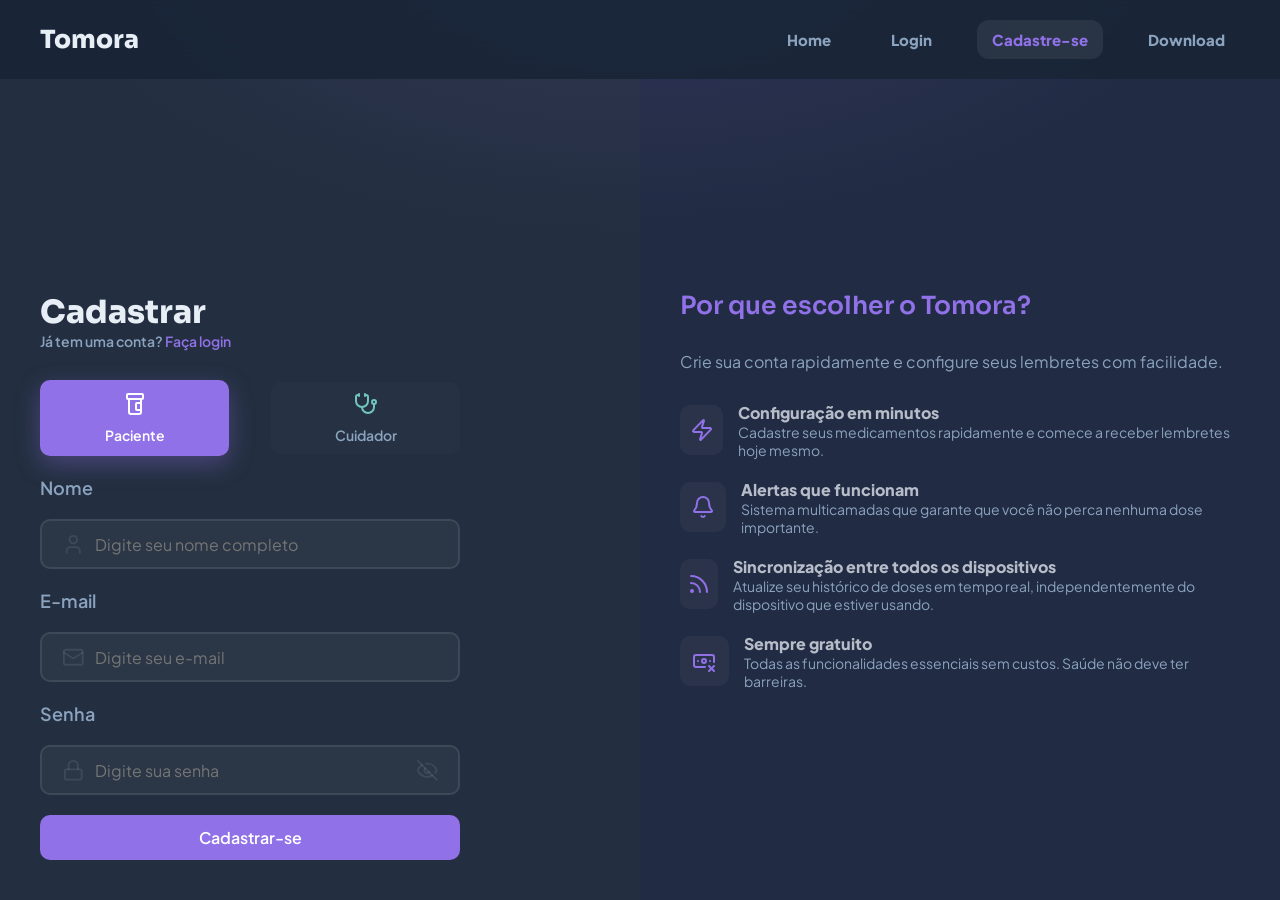
<file: pages/cadastro/cadastro.html>
<!DOCTYPE html>
<html lang="pt-br">

<head>
    <meta charset="UTF-8">
    <meta name="viewport" content="width=device-width, initial-scale=1.0">
    <title>Tomora | Cadastro</title>

    <link rel="shortcut icon" href="../../assets/logo.png">

    <link rel="stylesheet" href="../../css/cadastro.css">

    <script type="text/javascript" src="../../js/cadastro.js" defer></script>

    <!--Fonte Sora-->
    <link rel="preconnect" href="https://fonts.googleapis.com">
    <link rel="preconnect" href="https://fonts.gstatic.com" crossorigin>
    <link href="https://fonts.googleapis.com/css2?family=Sora:wght@100..800&display=swap" rel="stylesheet">

    <!--Fonte Plus Jakarta Sans-->
    <link rel="preconnect" href="https://fonts.googleapis.com">
    <link rel="preconnect" href="https://fonts.gstatic.com" crossorigin>
    <link href="https://fonts.googleapis.com/css2?family=Plus+Jakarta+Sans:ital,wght@0,200..800;1,200..800&display=swap"
        rel="stylesheet">
</head>

<body>
    <header>
        <h1>Tomora</h1>
        <ul class="nav-menu">
            <li class="menu-item"><a href="../../index.html">Home</a></li>
            <li class="menu-item"><a href="../login/login.html">Login</a></li>
            <li class="menu-item active"><a href="cadastro.html">Cadastre-se</a></li>
            <li class="menu-item"><a href="../download/download.html">Download</a></li>
        </ul>
    </header>
    <main>
        <section class="cadastro-section">
            <h2>Cadastrar</h2>
            <p>Já tem uma conta? <a href="../login/login.html">Faça login</a></p>
            <form class="cadastro-form" autocomplete="off">
                <div class="tipos-conta">
                    <div id="tipo-medicado" class="tipo-conta active" onclick="selectAccountType(this, 'medicado')">
                        <svg xmlns="http://www.w3.org/2000/svg" width="24" height="24" viewBox="0 0 24 24" fill="none"
                            stroke="currentColor" stroke-width="2" stroke-linecap="round" stroke-linejoin="round"
                            class="lucide lucide-pill-bottle-icon lucide-pill-bottle">
                            <path d="M18 11h-4a1 1 0 0 0-1 1v5a1 1 0 0 0 1 1h4" />
                            <path d="M6 7v13a2 2 0 0 0 2 2h8a2 2 0 0 0 2-2V7" />
                            <rect width="16" height="5" x="4" y="2" rx="1" />
                        </svg>
                        <h3>Paciente</h3>
                    </div>
                    <div id="tipo-auxiliar" class="tipo-conta inactive" onclick="selectAccountType(this, 'auxiliar')">
                        <svg xmlns="http://www.w3.org/2000/svg" width="24" height="24" viewBox="0 0 24 24" fill="none"
                            stroke="currentColor" stroke-width="2" stroke-linecap="round" stroke-linejoin="round"
                            class="lucide lucide-stethoscope-icon lucide-stethoscope">
                            <path d="M11 2v2" />
                            <path d="M5 2v2" />
                            <path d="M5 3H4a2 2 0 0 0-2 2v4a6 6 0 0 0 12 0V5a2 2 0 0 0-2-2h-1" />
                            <path d="M8 15a6 6 0 0 0 12 0v-3" />
                            <circle cx="20" cy="10" r="2" />
                        </svg>
                        <h3>Cuidador</h3>
                    </div>
                </div>
                <h3 class="label">Nome</h3>
                <div class="input-container">
                    <svg xmlns="http://www.w3.org/2000/svg" width="24" height="24" viewBox="0 0 24 24" fill="none"
                        stroke="currentColor" stroke-width="2" stroke-linecap="round" stroke-linejoin="round"
                        class="lucide lucide-user-icon lucide-user">
                        <path d="M19 21v-2a4 4 0 0 0-4-4H9a4 4 0 0 0-4 4v2" />
                        <circle cx="12" cy="7" r="4" />
                    </svg>
                    <input id="input-name" type="text" placeholder="Digite seu nome completo">
                </div>
                <h3 class="label">E-mail</h3>
                <div class="input-container">
                    <svg xmlns="http://www.w3.org/2000/svg" width="24" height="24" viewBox="0 0 24 24" fill="none"
                        stroke="currentColor" stroke-width="2" stroke-linecap="round" stroke-linejoin="round"
                        class="lucide lucide-mail-icon lucide-mail">
                        <path d="m22 7-8.991 5.727a2 2 0 0 1-2.009 0L2 7" />
                        <rect x="2" y="4" width="20" height="16" rx="2" />
                    </svg>
                    <input id="input-email" type="text" placeholder="Digite seu e-mail">
                </div>
                <h3 class="label">Senha</h3>
                <div class="input-container">
                    <svg xmlns="http://www.w3.org/2000/svg" width="24" height="24" viewBox="0 0 24 24" fill="none"
                        stroke="currentColor" stroke-width="2" stroke-linecap="round" stroke-linejoin="round"
                        class="lucide lucide-lock-icon lucide-lock">
                        <rect width="18" height="11" x="3" y="11" rx="2" ry="2" />
                        <path d="M7 11V7a5 5 0 0 1 10 0v4" />
                    </svg>
                    <input id="input-password" type="password" placeholder="Digite sua senha">
                    <svg id="password-toggle" onclick="setPasswordVisibility(this)" xmlns="http://www.w3.org/2000/svg"
                        width="24" height="24" viewBox="0 0 24 24" fill="none" stroke="currentColor" stroke-width="2"
                        stroke-linecap="round" stroke-linejoin="round"
                        class="lucide lucide-eye-off-icon lucide-eye-off">
                        <path
                            d="M10.733 5.076a10.744 10.744 0 0 1 11.205 6.575 1 1 0 0 1 0 .696 10.747 10.747 0 0 1-1.444 2.49" />
                        <path d="M14.084 14.158a3 3 0 0 1-4.242-4.242" />
                        <path
                            d="M17.479 17.499a10.75 10.75 0 0 1-15.417-5.151 1 1 0 0 1 0-.696 10.75 10.75 0 0 1 4.446-5.143" />
                        <path d="m2 2 20 20" />
                    </svg>
                </div>
                <button type="button" onclick="cadastro()">Cadastrar-se</button>
                <div class="form-status">
                    <p class="alert-field"></p>
                    <div class="loader"></div>
                </div>
            </form>
        </section>
        <section class="info-section">
            <h2>Por que escolher o Tomora?</h2>
            <p>Crie sua conta rapidamente e configure seus lembretes com facilidade.</p>
            <ul>
                <li>
                    <div class="icon-container">
                        <svg xmlns="http://www.w3.org/2000/svg" width="24" height="24" viewBox="0 0 24 24" fill="none"
                            stroke="currentColor" stroke-width="2" stroke-linecap="round" stroke-linejoin="round"
                            class="lucide lucide-zap-icon lucide-zap">
                            <path
                                d="M4 14a1 1 0 0 1-.78-1.63l9.9-10.2a.5.5 0 0 1 .86.46l-1.92 6.02A1 1 0 0 0 13 10h7a1 1 0 0 1 .78 1.63l-9.9 10.2a.5.5 0 0 1-.86-.46l1.92-6.02A1 1 0 0 0 11 14z" />
                        </svg>
                    </div>
                    <div>
                        <h3>Configuração em minutos</h3>
                        <p>Cadastre seus medicamentos rapidamente e comece a receber lembretes hoje mesmo.</p>
                    </div>
                </li>
                <li>
                    <div class="icon-container">
                        <svg xmlns="http://www.w3.org/2000/svg" width="24" height="24" viewBox="0 0 24 24" fill="none"
                            stroke="currentColor" stroke-width="2" stroke-linecap="round" stroke-linejoin="round"
                            class="lucide lucide-bell-icon lucide-bell">
                            <path d="M10.268 21a2 2 0 0 0 3.464 0" />
                            <path
                                d="M3.262 15.326A1 1 0 0 0 4 17h16a1 1 0 0 0 .74-1.673C19.41 13.956 18 12.499 18 8A6 6 0 0 0 6 8c0 4.499-1.411 5.956-2.738 7.326" />
                        </svg>
                    </div>
                    <div>
                        <h3>Alertas que funcionam</h3>
                        <p>Sistema multicamadas que garante que você não perca nenhuma dose importante.</p>
                    </div>
                </li>
                <li>
                    <div class="icon-container">
                        <svg xmlns="http://www.w3.org/2000/svg" width="24" height="24" viewBox="0 0 24 24" fill="none"
                            stroke="currentColor" stroke-width="2" stroke-linecap="round" stroke-linejoin="round"
                            class="lucide lucide-rss-icon lucide-rss">
                            <path d="M4 11a9 9 0 0 1 9 9" />
                            <path d="M4 4a16 16 0 0 1 16 16" />
                            <circle cx="5" cy="19" r="1" />
                        </svg>
                    </div>
                    <div>
                        <h3>Sincronização entre todos os dispositivos</h3>
                        <p>Atualize seu histórico de doses em tempo real, independentemente do dispositivo que estiver
                            usando.</p>
                    </div>
                </li>
                <li>
                    <div class="icon-container">
                        <svg xmlns="http://www.w3.org/2000/svg" width="24" height="24" viewBox="0 0 24 24" fill="none"
                            stroke="currentColor" stroke-width="2" stroke-linecap="round" stroke-linejoin="round"
                            class="lucide lucide-banknote-x-icon lucide-banknote-x">
                            <path d="M13 18H4a2 2 0 0 1-2-2V8a2 2 0 0 1 2-2h16a2 2 0 0 1 2 2v5" />
                            <path d="m17 17 5 5" />
                            <path d="M18 12h.01" />
                            <path d="m22 17-5 5" />
                            <path d="M6 12h.01" />
                            <circle cx="12" cy="12" r="2" />
                        </svg>
                    </div>
                    <div>
                        <h3>Sempre gratuito</h3>
                        <p>Todas as funcionalidades essenciais sem custos. Saúde não deve ter barreiras.</p>
                    </div>
                </li>
            </ul>
        </section>
    </main>
</body>

</html>
</file>
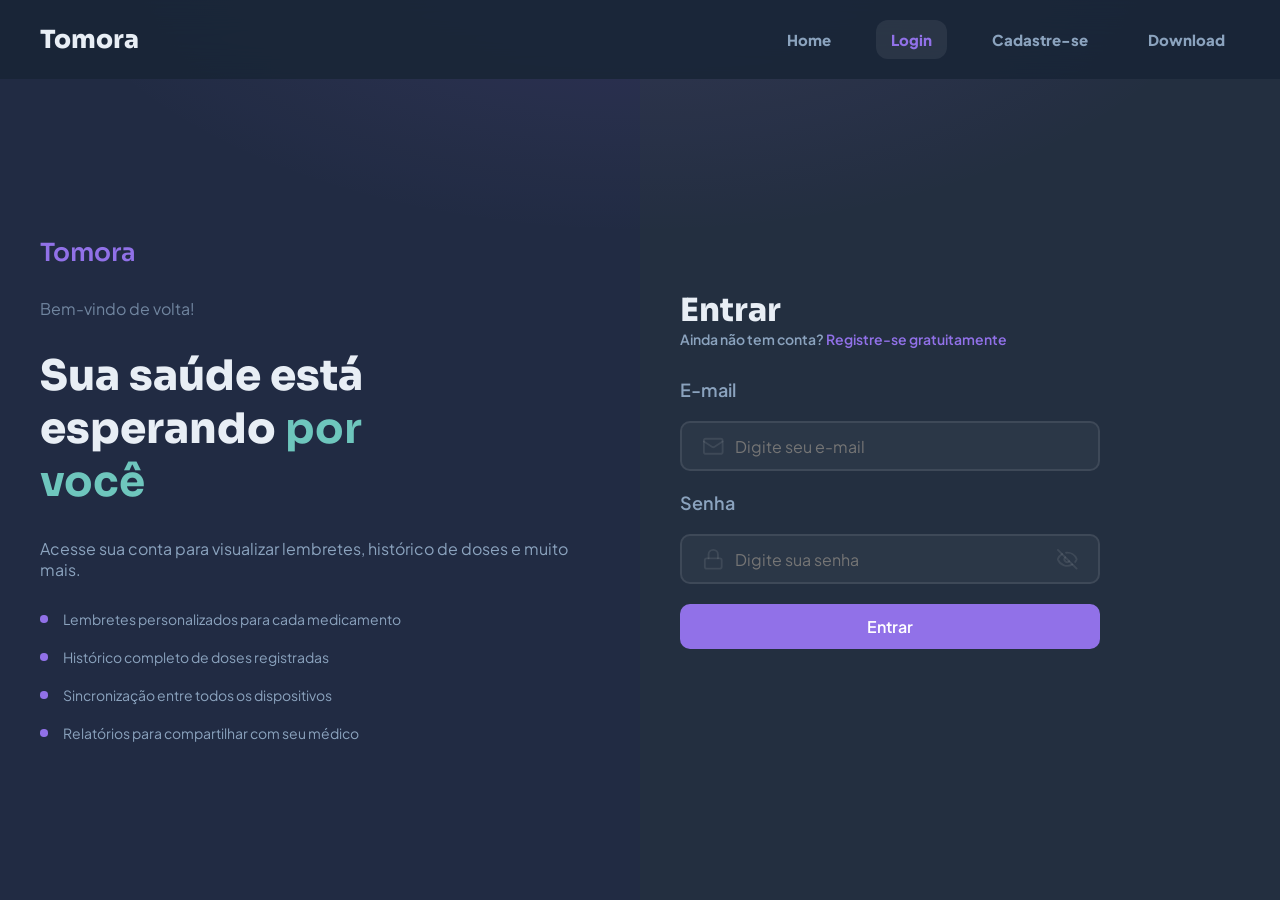
<file: pages/dashboard/dashboard.html>
<!DOCTYPE html>
<html lang="pt-br">

<head>
    <meta charset="UTF-8">
    <meta name="viewport" content="width=device-width, initial-scale=1.0">
    <title>Tomora | Dashboard</title>

    <link rel="shortcut icon" href="../../assets/logo.png">

    <link rel="stylesheet" href="../../css/dashboard.css">

    <script type="text/javascript" src="../../js/dashboard.js" defer></script>

    <!--Fonte Sora-->
    <link rel="preconnect" href="https://fonts.googleapis.com">
    <link rel="preconnect" href="https://fonts.gstatic.com" crossorigin>
    <link href="https://fonts.googleapis.com/css2?family=Sora:wght@100..800&display=swap" rel="stylesheet">

    <!--Fonte Plus Jakarta Sans-->
    <link rel="preconnect" href="https://fonts.googleapis.com">
    <link rel="preconnect" href="https://fonts.gstatic.com" crossorigin>
    <link href="https://fonts.googleapis.com/css2?family=Plus+Jakarta+Sans:ital,wght@0,200..800;1,200..800&display=swap"
        rel="stylesheet">
</head>

<body>
    <header>
        <h1>Tomora</h1>
        <ul class="nav-menu">
            <li class="menu-item"><a href="../../index.html">Home</a></li>
            <li class="menu-item"><a href="../login/login.html">Login</a></li>
            <li class="menu-item"><a href="../cadastro/cadastro.html">Cadastre-se</a></li>
            <li class="menu-item"><a href="../download/download.html">Download</a></li>
        </ul>
    </header>
    <main>
        <section class="dashboard-section">
            <div class="dashboard-header">
                <h1 id="txt-user-message">Olá, ...</h1>
                <p>Aqui está seu resumo de hoje</p>
            </div>
            <div class="dashboard-cards">
                <div class="card">
                    <h3>Total de Lembretes</h3>
                    <h2 id="txt-total-lembretes">0</h2>
                    <p>Ativos hoje</p>
                </div>
                <div class="card">
                    <h3>Doses tomadas</h3>
                    <h2 id="txt-doses-tomadas">0</h2>
                    <p>Nos últimos dias</p>
                </div>
                <div class="card">
                    <h3>Taxa de adesão</h3>
                    <h2 id="txt-taxa-adesao">0%</h2>
                    <p id="txt-taxa-adesao-desc">Avaliação da consistência</p>
                </div>
                <div class="card">
                    <h3>Doses perdidas</h3>
                    <h2 id="txt-doses-perdidas">0</h2>
                    <p>Nos últimos dias</p>
                </div>
            </div>
            <div class="lembretes-historicos">
                <div class="lembretes-section">
                    <div class="lembretes-header">
                        <h2>Lembretes cadastrados</h2>
                    </div>
                    <div class="lembretes">
                    </div>
                </div>
                <div class="historicos-section">
                    <div class="lembretes-header">
                        <h2>Histórico recente</h2>
                    </div>
                    <div class="historicos">
                    </div>
                </div>
            </div>
        </section>
    </main>
    <footer>
        <h2><b>Tomora</b> © Saúde Pontual — 2025</h2>
    </footer>
    <div class="modal-overlay" id="modal-overlay">
        <div class="modal-card">
            <div class="modal-header">
                <h2>Novo lembrete</h2>
                <button class="modal-close" id="modal-close" onclick="closeModal()">&times;</button>
            </div>

            <form id="form-lembrete">
                <div class="input-container">
                    <label>Nome do medicamento</label>
                    <input type="text" id="input-nome" placeholder="Ex: Rivotril">
                </div>

                <div class="input-container">
                    <label>Dosagem</label>
                    <input type="text" id="input-dosagem" placeholder="Ex: 0.5mg">
                </div>

                <div class="input-container">
                    <label>Horário</label>
                    <input type="time" id="input-horario">
                </div>

                <div class="input-container">
                    <label>Descrição (opcional)</label>
                    <input type="text" id="input-descricao" placeholder="Ex: Após o jantar">
                </div>

                <button type="button" class="btn-submit" onclick="createReminder()">Criar lembrete</button>
                <div class="form-status">
                    <p id="alert-field"></p>
                    <div class="loader"></div>
                </div>
            </form>
        </div>
    </div>
</body>

</html>
</file>
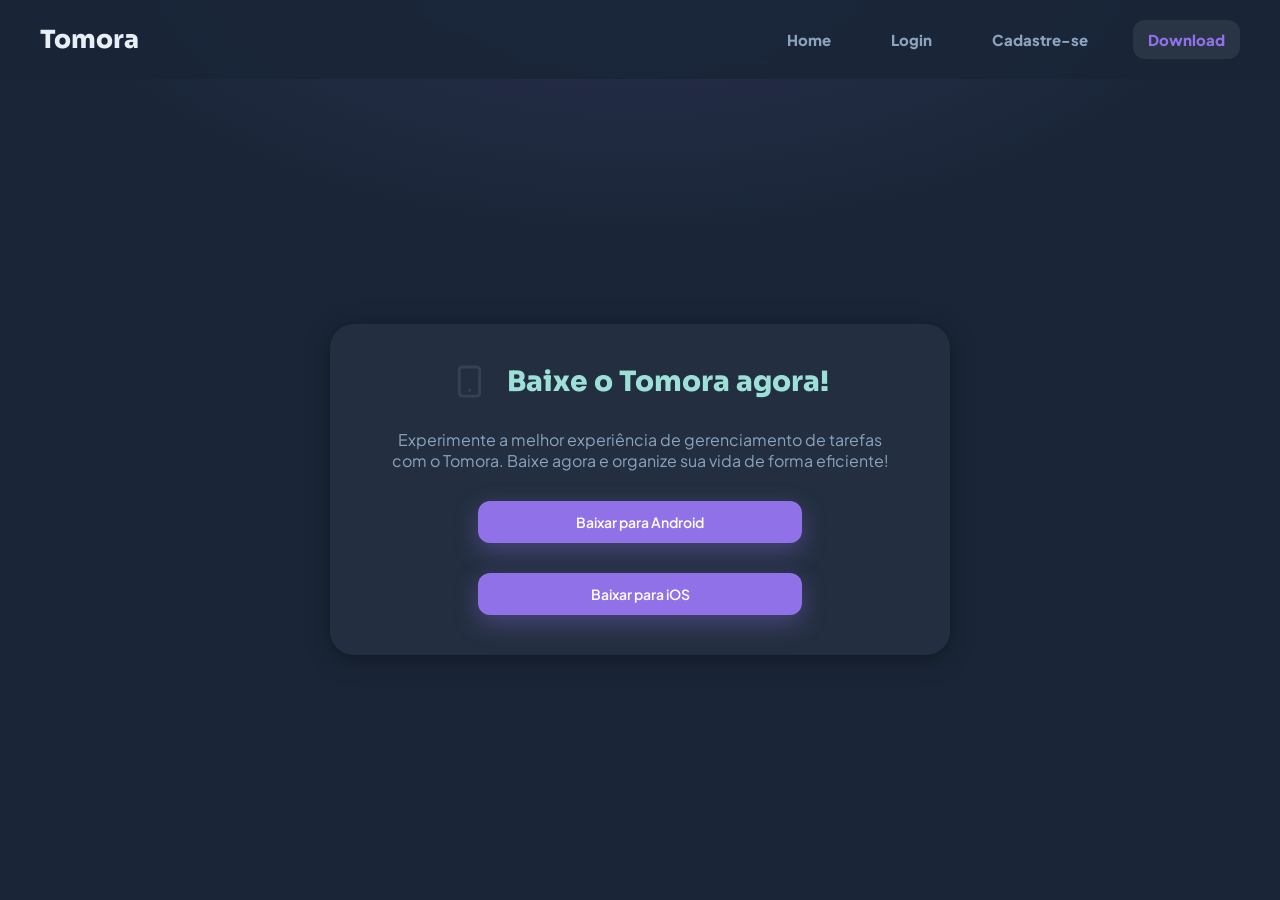
<file: pages/download/download.html>
<!DOCTYPE html>
<html lang="pt-br">

<head>
    <meta charset="UTF-8">
    <meta name="viewport" content="width=device-width, initial-scale=1.0">
    <title>Tomora | Download</title>

    <link rel="shortcut icon" href="../../assets/logo.png">

    <link rel="stylesheet" href="../../css/download.css">

    <!--Fonte Sora-->
    <link rel="preconnect" href="https://fonts.googleapis.com">
    <link rel="preconnect" href="https://fonts.gstatic.com" crossorigin>
    <link href="https://fonts.googleapis.com/css2?family=Sora:wght@100..800&display=swap" rel="stylesheet">

    <!--Fonte Plus Jakarta Sans-->
    <link rel="preconnect" href="https://fonts.googleapis.com">
    <link rel="preconnect" href="https://fonts.gstatic.com" crossorigin>
    <link href="https://fonts.googleapis.com/css2?family=Plus+Jakarta+Sans:ital,wght@0,200..800;1,200..800&display=swap"
        rel="stylesheet">
</head>

<body>
    <header>
        <h1>Tomora</h1>
        <ul class="nav-menu">
            <li class="menu-item"><a href="../../index.html">Home</a></li>
            <li class="menu-item"><a href="../login/login.html">Login</a></li>
            <li class="menu-item"><a href="../cadastro/cadastro.html">Cadastre-se</a></li>
            <li class="menu-item active"><a href="download.html">Download</a></li>
        </ul>
    </header>
    <main>
        <section class="download-section">
            <div class="download-header">
                <svg xmlns="http://www.w3.org/2000/svg" width="24" height="24" viewBox="0 0 24 24" fill="none"
                    stroke="currentColor" stroke-width="2" stroke-linecap="round" stroke-linejoin="round"
                    class="lucide lucide-smartphone-icon lucide-smartphone">
                    <rect width="14" height="20" x="5" y="2" rx="2" ry="2" />
                    <path d="M12 18h.01" />
                </svg>
                <h1>Baixe o Tomora agora!</h1>
            </div>
            <p>Experimente a melhor experiência de gerenciamento de tarefas com o Tomora. Baixe agora e organize sua
                vida de
                forma eficiente!</p>
            <a href="" class="download-button">Baixar para Android</a>
            <a href="" class="download-button">Baixar para iOS</a>
        </section>
    </main>
</body>

</html>
</file>
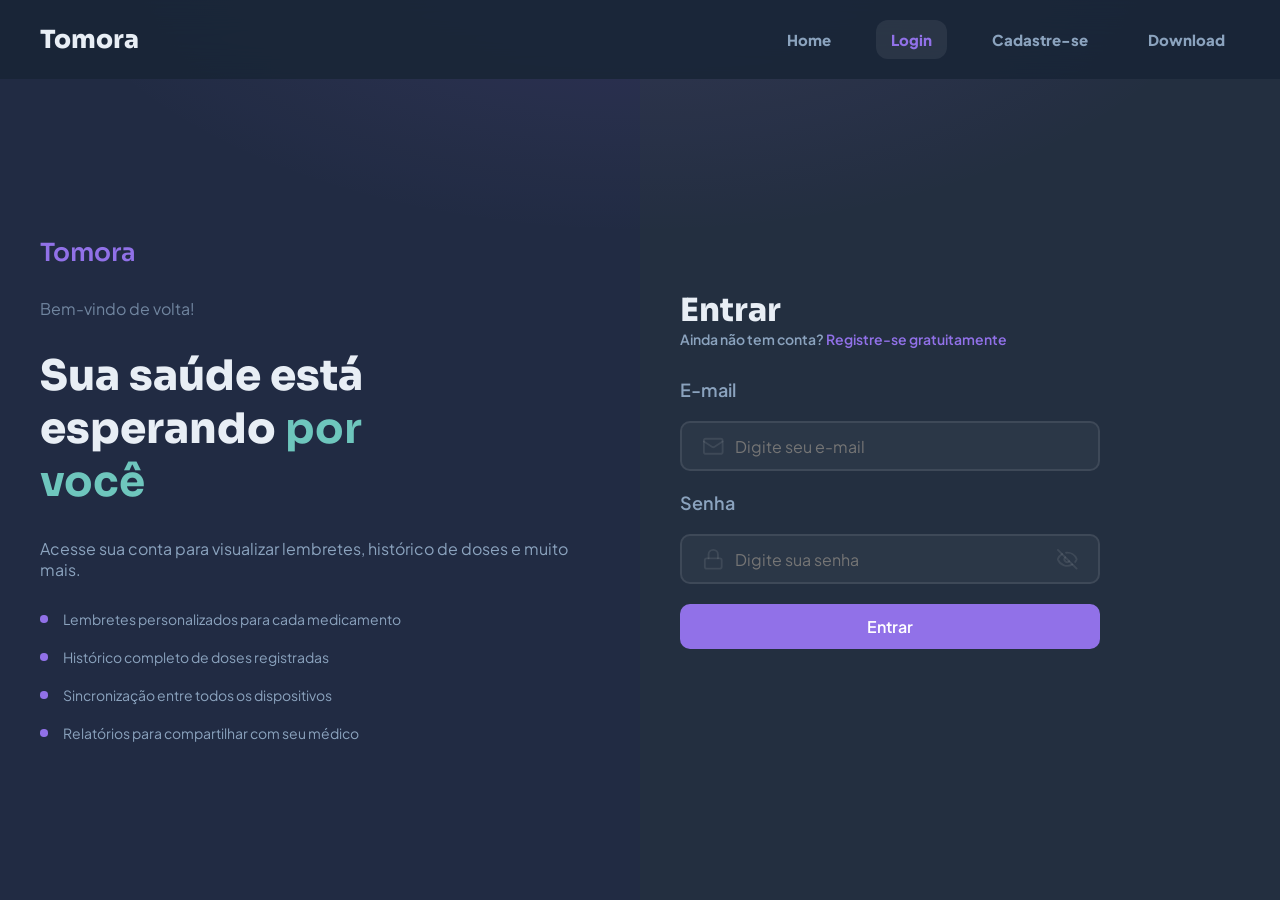
<file: pages/login/login.html>
<!DOCTYPE html>
<html lang="pt-br">

<head>
    <meta charset="UTF-8">
    <meta name="viewport" content="width=device-width, initial-scale=1.0">
    <title>Tomora | Login</title>

    <link rel="shortcut icon" href="../../assets/logo.png">

    <link rel="stylesheet" href="../../css/login.css">

    <script type="text/javascript" src="../../js/login.js" defer></script>

    <!--Fonte Sora-->
    <link rel="preconnect" href="https://fonts.googleapis.com">
    <link rel="preconnect" href="https://fonts.gstatic.com" crossorigin>
    <link href="https://fonts.googleapis.com/css2?family=Sora:wght@100..800&display=swap" rel="stylesheet">

    <!--Fonte Plus Jakarta Sans-->
    <link rel="preconnect" href="https://fonts.googleapis.com">
    <link rel="preconnect" href="https://fonts.gstatic.com" crossorigin>
    <link href="https://fonts.googleapis.com/css2?family=Plus+Jakarta+Sans:ital,wght@0,200..800;1,200..800&display=swap"
        rel="stylesheet">
</head>

<body>
    <header>
        <h1>Tomora</h1>
        <ul class="nav-menu">
            <li class="menu-item"><a href="../../index.html">Home</a></li>
            <li class="menu-item active"><a href="../login/login.html">Login</a></li>
            <li class="menu-item"><a href="../cadastro/cadastro.html">Cadastre-se</a></li>
            <li class="menu-item"><a href="../download/download.html">Download</a></li>
        </ul>
    </header>
    <main>
        <section class="info-section">
            <h2>Tomora</h2>
            <h3>Bem-vindo de volta!</h3>
            <h1>Sua saúde está esperando <b>por você</b></h1>
            <p>Acesse sua conta para visualizar lembretes, histórico de doses e muito mais.</p>
            <ul>
                <li>
                    <div class="ball-list"></div>
                    <p>Lembretes personalizados para cada medicamento</p>
                </li>
                <li>
                    <div class="ball-list"></div>
                    <p>Histórico completo de doses registradas</p>
                </li>
                <li>
                    <div class="ball-list"></div>
                    <p>Sincronização entre todos os dispositivos</p>
                </li>
                <li>
                    <div class="ball-list"></div>
                    <p>Relatórios para compartilhar com seu médico</p>
                </li>
            </ul>
        </section>
        <section class="login-section">
            <h2>Entrar</h2>
            <p>Ainda não tem conta? <a href="../cadastro/cadastro.html">Registre-se gratuitamente</a></p>
            <form class="login-form" autocomplete="off">
                <h3 class="label">E-mail</h3>
                <div class="input-container">
                    <svg xmlns="http://www.w3.org/2000/svg" width="24" height="24" viewBox="0 0 24 24" fill="none"
                        stroke="currentColor" stroke-width="2" stroke-linecap="round" stroke-linejoin="round"
                        class="lucide lucide-mail-icon lucide-mail">
                        <path d="m22 7-8.991 5.727a2 2 0 0 1-2.009 0L2 7" />
                        <rect x="2" y="4" width="20" height="16" rx="2" />
                    </svg>
                    <input id="input-email" type="text" placeholder="Digite seu e-mail">
                </div>
                <h3 class="label">Senha</h3>
                <div class="input-container">
                    <svg xmlns="http://www.w3.org/2000/svg" width="24" height="24" viewBox="0 0 24 24" fill="none"
                        stroke="currentColor" stroke-width="2" stroke-linecap="round" stroke-linejoin="round"
                        class="lucide lucide-lock-icon lucide-lock">
                        <rect width="18" height="11" x="3" y="11" rx="2" ry="2" />
                        <path d="M7 11V7a5 5 0 0 1 10 0v4" />
                    </svg>
                    <input id="input-password" type="password" placeholder="Digite sua senha">
                    <svg id="password-toggle" onclick="setPasswordVisibility(this)" xmlns="http://www.w3.org/2000/svg"
                        width="24" height="24" viewBox="0 0 24 24" fill="none" stroke="currentColor" stroke-width="2"
                        stroke-linecap="round" stroke-linejoin="round"
                        class="lucide lucide-eye-off-icon lucide-eye-off">
                        <path
                            d="M10.733 5.076a10.744 10.744 0 0 1 11.205 6.575 1 1 0 0 1 0 .696 10.747 10.747 0 0 1-1.444 2.49" />
                        <path d="M14.084 14.158a3 3 0 0 1-4.242-4.242" />
                        <path
                            d="M17.479 17.499a10.75 10.75 0 0 1-15.417-5.151 1 1 0 0 1 0-.696 10.75 10.75 0 0 1 4.446-5.143" />
                        <path d="m2 2 20 20" />
                    </svg>
                </div>
                <button type="button" onclick="login()">Entrar</button>
                <div class="form-status">
                    <p class="alert-field"></p>
                    <div class="loader"></div>
                </div>
            </form>
        </section>
    </main>
</body>

</html>
</file>
<file: css/cadastro.css>
:root {
    --bg-base: #1a2638;
    --bg-surface: #1f2f42;
    --bg-nav: rgba(26, 38, 56, 0.90);
    --bg-card: rgba(255, 255, 255, 0.04);
    --bg-card-hover: rgba(255, 255, 255, 0.07);
    --bg-support: rgba(255, 255, 255, 0.015);
    --bg-input: rgba(255, 255, 255, 0.04);
    --bg-input-focus: rgba(145, 113, 232, 0.05);
    --bg-auth-left: rgba(145, 113, 232, 0.06);
    --bg-reg-right: rgba(110, 198, 189, 0.03);
    --bg-badge: rgba(145, 113, 232, 0.12);
    --bg-panel-badge: rgba(145, 113, 232, 0.15);
    --bg-type-selected: rgba(145, 113, 232, 0.10);
    --bg-white: #ffffff;

    --purple: #9171e8;
    --purple-light: #b9a1f5;
    --teal: #6ec6bd;
    --teal-light: #9de0d8;
    --blue-icon: #4a88a8;
    --blue-cap: #4a9db5;
    --amber: #f59e0b;

    --green: #4ade80;
    --green-bg: rgba(74, 222, 128, 0.10);
    --green-border: rgba(74, 222, 128, 0.25);
    --red: #f87171;
    --red-bg: rgba(248, 113, 113, 0.10);
    --red-border: rgba(248, 113, 113, 0.25);

    --text-primary: #e8eef5;
    --text-secondary: #8ba3be;
    --text-muted: #4a6580;
    --text-white: #ffffff;
    --text-black: #000000;
    --text-on-teal: #1a2638;

    --border: rgba(255, 255, 255, 0.09);
    --border-accent: rgba(167, 139, 250, 0.30);

    --gradient-brand:
        linear-gradient(135deg, #b9a1f5, #6ec6bd);

    --gradient-brand-inv:
        linear-gradient(135deg, #6ec6bd, #b9a1f5);

    --gradient-avatar-1:
        linear-gradient(135deg, #9171e8, #6ec6bd);

    --gradient-avatar-2:
        linear-gradient(135deg, #6ec6bd, #9171e8);

    --gradient-avatar-3:
        linear-gradient(135deg, #f59e0b, #9171e8);

    --gradient-mission:
        linear-gradient(135deg,
            rgba(145, 113, 232, 0.12),
            rgba(110, 198, 189, 0.08));

    --gradient-bg-index:
        radial-gradient(ellipse 80% 60% at 50% -10%,
            rgba(145, 113, 232, 0.14) 0%,
            transparent 60%);

    --gradient-bg-login:
        radial-gradient(ellipse 60% 60% at 30% 50%,
            rgba(145, 113, 232, 0.10) 0%,
            transparent 60%),
        radial-gradient(ellipse 50% 50% at 70% 50%,
            rgba(110, 198, 189, 0.08) 0%,
            transparent 60%);

    --gradient-bg-cadastro:
        radial-gradient(ellipse 60% 60% at 70% 50%,
            rgba(110, 198, 189, 0.10) 0%,
            transparent 60%);

    --gradient-bg-download:
        radial-gradient(ellipse 70% 50% at 50% 40%,
            rgba(145, 113, 232, 0.12) 0%,
            transparent 60%);

    --gradient-bg-sobre:
        radial-gradient(ellipse 80% 50% at 50% 0%,
            rgba(110, 198, 189, 0.10) 0%,
            transparent 60%);

    --shadow-card: 0 4px 24px rgba(0, 0, 0, 0.40);
    --shadow-glow: 0 0 40px rgba(145, 113, 232, 0.18);
    --shadow-btn-purple: 0 8px 24px rgba(145, 113, 232, 0.35);
    --shadow-btn-teal: 0 8px 24px rgba(110, 198, 189, 0.30);

    --blur-nav: blur(20px);
    --blur-card: blur(10px);

    --font-display: 'Sora', sans-serif;
    --font-body: 'Plus Jakarta Sans', sans-serif;

    --radius-sm: 10px;
    --radius-md: 16px;
    --radius-lg: 24px;
    --radius-xl: 32px;
    --radius-full: 9999px;
}

* {
    margin: 0;
    padding: 0;
    box-sizing: border-box;
}

*::selection {
    background-color: var(--purple);
    color: var(--text-white);
}

/*
@view-transition {
  navigation: auto;
}

::view-transition-old(root),
::view-transition-new(root) {
  animation-duration: 750ms;
}
*/

html,
body {
    width: 100%;

    height: 100%;
    min-height: 100dvh;
    overflow-x: hidden;
    scrollbar-width: none;
}

body {
    display: flex;
    flex-direction: column;
    justify-content: flex-start;
    align-items: center;

    background-color: var(--bg-base);
    background-image: var(--gradient-bg-index);
    background-repeat: no-repeat;
}

header {
    width: 100%;
    padding: 20px 40px;

    display: flex;
    justify-content: space-between;
    align-items: center;

    background-color: var(--bg-nav);
    backdrop-filter: var(--blur-nav);
    -webkit-backdrop-filter: var(--blur-nav);
}

header h1 {
    font-family: var(--font-display);
    font-optical-sizing: auto;
    font-weight: 800;
    font-style: normal;
    font-size: 25px;

    color: var(--text-primary);
}

header .nav-menu {
    display: flex;
    gap: 30px;
}

header .menu-item {
    list-style: none;
}

header .menu-item a {
    display: inline-block;

    padding: 10px 15px;

    font-family: var(--font-body);
    font-optical-sizing: auto;
    font-weight: 800;
    font-style: normal;
    font-size: 15px;

    text-decoration: none;

    color: var(--text-secondary);

    border-radius: 12px;

    transition: 0.3s ease-out;
}

header .menu-item a:hover {
    background-color: var(--bg-card-hover);
    color: var(--text-primary);
}

header .nav-menu .active a {
    background-color: var(--bg-card-hover);
    color: var(--purple);
}

main {
    width: 100%;
    flex: 1;

    display: flex;
    flex-direction: row;
    justify-content: center;
    align-items: center;
}

.info-section {
    width: 50%;
    height: 100%;

    padding: 0 40px;

    display: flex;
    flex-direction: column;
    justify-content: center;
    align-items: start;
    gap: 30px;

    background-color: var(--bg-auth-left);
}

.info-section h2 {
    font-family: var(--font-display);
    font-optical-sizing: auto;
    font-weight: 600;
    font-style: normal;
    font-size: 25px;

    color: var(--purple);
}

.icon-container {
    width: 50px;
    height: 50px;

    display: flex;
    justify-content: center;
    align-items: center;

    background-color: var(--bg-card);
    border-radius: var(--radius-sm);
}

.icon-container svg {
    width: 24px;
    height: 24px;
    stroke: var(--purple);
}

.info-section h3 {
    opacity: 75%;

    font-family: var(--font-body);
    font-optical-sizing: auto;
    font-weight: 800;
    font-style: normal;
    font-size: 16px;

    color: var(--text-primary);
}

.info-section p {
    font-family: var(--font-body);
    font-optical-sizing: auto;
    font-weight: 400;
    font-style: normal;
    font-size: 16px;

    color: var(--text-secondary);

    text-align: start;
}

.info-section ul {
    width: auto;
    height: auto;

    display: flex;
    flex-direction: column;
    justify-content: center;
    align-items: start;
    gap: 20px;

    list-style: none;
}

.info-section ul li {
    display: flex;
    flex-direction: row;
    justify-content: center;
    align-items: center;
    gap: 15px;
}

.info-section .ball-list {
    width: 7.5px;
    height: 7.5px;

    background-color: var(--purple);
    border-radius: 50%;
}

.info-section ul li p {
    font-size: 14px;
}

.cadastro-section {
    width: 50%;
    height: 100%;

    padding: 0 40px;

    display: flex;
    flex-direction: column;
    justify-content: end;
    align-items: start;

    background-color: var(--bg-card);
}

.cadastro-section h2 {
    font-family: var(--font-display);
    font-optical-sizing: auto;
    font-weight: 800;
    font-style: normal;
    font-size: 32px;

    color: var(--text-primary);
}

.cadastro-section p {
    font-family: var(--font-body);
    font-optical-sizing: auto;
    font-weight: 600;
    font-style: normal;
    font-size: 14px;

    color: var(--text-secondary);
}

.cadastro-section p a {
    color: var(--purple);
    text-decoration: none;

    transition: 0.3s ease-out;
}

.cadastro-section p a:hover {
    opacity: 75%;
}

.cadastro-form {
    width: 100%;
    margin-top: 30px;

    display: flex;
    flex-direction: column;
    justify-content: start;
    align-items: start;
    gap: 20px;
}

.tipos-conta {
    width: 75%;
    height: auto;

    display: flex;
    flex-direction: row;
    justify-content: space-between;
    align-items: center;
}

.tipo-conta {
    width: 45%;
    height: auto;

    padding: 10px 20px;

    display: flex;
    flex-direction: column;
    justify-content: center;
    align-items: center;
    gap: 10px;
    
    background-color: var(--bg-support);
    border-radius: var(--radius-sm);

    transition: 0.3s ease-out;
}

.tipo-conta:hover {
    cursor: pointer;
    transform: translateY(-5px);

}

.tipo-conta svg {
    stroke: var(--teal);
}

.tipo-conta h3 {
    font-family: var(--font-body);
    font-optical-sizing: auto;
    font-weight: 600;
    font-style: normal;
    font-size: 14px;

    color: var(--text-secondary);
}

.tipo-conta.active {
    background-color: var(--purple);
    border: 2px solid var(--purple);
    box-shadow: var(--shadow-btn-purple);
}

.tipo-conta.active svg {
    stroke: var(--text-white);
}

.tipo-conta.active h3 {
    color: var(--text-white);
}


.label {
    font-family: var(--font-body);
    font-optical-sizing: auto;
    font-weight: 600;
    font-style: normal;
    font-size: 18px;

    color: var(--text-secondary);
}

.input-container {
    width: 75%;
    height: 50px;

    padding: 10px 20px;

    display: flex;
    justify-content: start;
    align-items: center;
    gap: 10px;

    background-color: var(--bg-input);
    border: 2px solid var(--border);
    border-radius: var(--radius-sm);

    transition: 0.25s ease-out;
}

.input-container:focus-within {
    border-color: var(--purple-light);
}

.input-container svg {
    width: 22.5px;
    height: 22.5px;
    stroke: var(--border);
    transition: 0.25s ease-out;
}

.input-container:focus-within svg {
    stroke: var(--purple-light);
}

.input-container input {
    flex: 1;
    height: 100%;

    background-color: transparent;
    border: none;
    outline: none;

    font-family: var(--font-body);
    font-optical-sizing: auto;
    font-weight: 400;
    font-style: normal;
    font-size: 16px;

    color: var(--text-primary);
}

#password-toggle:hover {
    cursor: pointer;
    stroke: var(--purple);
}

.cadastro-form button {
    width: 75%;
    padding: 12px 0;

    font-family: var(--font-body);
    font-optical-sizing: auto;
    font-weight: 600;
    font-style: normal;
    font-size: 16px;

    color: var(--text-white);
    background-color: var(--purple);
    border: none;
    border-radius: var(--radius-sm);
    cursor: pointer;

    transition: 0.3s ease-out;
}

.cadastro-form button:hover {
    transform: translateY(-2px);
}

.form-status {
    width: 75%;
    height: auto;

    display: flex;
    flex-direction: row;
    justify-content: space-between;
    align-items: center;
    gap: 10px;
}

.alert-field {
    font-family: var(--font-body);
    font-optical-sizing: auto;
    font-weight: 600;
    font-style: normal;
    font-size: 14px;

    color: var(--red);
}

.loader {
    width: 20px;
    height: 20px;

    opacity: 0;

    border: 3px solid var(--purple);
    border-top: 3px solid var(--border);
    border-radius: 50%;
    animation: spin 1s linear infinite;
}

.loader.loading {
    opacity: 1;
    animation: spin 1.5s ease-out infinite;
}

@keyframes spin {
    100% {
        transform: rotate(360deg);
    }
}

@media (max-width: 767px) {
    header {
        padding: 15px 20px;
    }

    header h1 {
        font-size: 16px;
    }

    header .nav-menu {
        gap: 5px;
    }

    header .menu-item a {
        padding: 5px 10px;

        font-size: 10px;
    }

    .info-section {
        display: none;
    }

    .cadastro-section {
        width: 100%;
        justify-content: center;
    }

    .tipos-conta {
        width: 100%;
    }

    .input-container {
        width: 100%;
    }

    .cadastro-form button {
        width: 100%;
    }

    .form-status {
        width: 100%;
    }
}

@media (min-width: 768px) and (max-width: 1023px) {
    .info-section {
        display: none;
    }

    .cadastro-section {
        width: 100%;
        justify-content: center;
        
    }

    .tipos-conta {
        width: 100%;
    }

    .input-container {
        width: 100%;
    }

    .cadastro-form button {
        width: 100%;
    }

    .form-status {
        width: 100%;
    }
}
</file>
<file: css/dashboard.css>
:root {
    --bg-base: #1a2638;
    --bg-surface: #1f2f42;
    --bg-nav: rgba(26, 38, 56, 0.90);
    --bg-card: rgba(255, 255, 255, 0.04);
    --bg-card-hover: rgba(255, 255, 255, 0.07);
    --bg-support: rgba(255, 255, 255, 0.015);
    --bg-input: rgba(255, 255, 255, 0.04);
    --bg-input-focus: rgba(145, 113, 232, 0.05);
    --bg-auth-left: rgba(145, 113, 232, 0.06);
    --bg-reg-right: rgba(110, 198, 189, 0.03);
    --bg-badge: rgba(145, 113, 232, 0.12);
    --bg-panel-badge: rgba(145, 113, 232, 0.15);
    --bg-type-selected: rgba(145, 113, 232, 0.10);
    --bg-white: #ffffff;

    --purple: #9171e8;
    --purple-light: #b9a1f5;
    --teal: #6ec6bd;
    --teal-light: #9de0d8;
    --blue-icon: #4a88a8;
    --blue-cap: #4a9db5;
    --amber: #f59e0b;

    --green: #4ade80;
    --green-bg: rgba(74, 222, 128, 0.10);
    --green-border: rgba(74, 222, 128, 0.25);
    --red: #f87171;
    --red-bg: rgba(248, 113, 113, 0.10);
    --red-border: rgba(248, 113, 113, 0.25);

    --text-primary: #e8eef5;
    --text-secondary: #8ba3be;
    --text-muted: #4a6580;
    --text-white: #ffffff;
    --text-black: #000000;
    --text-on-teal: #1a2638;

    --border: rgba(255, 255, 255, 0.09);
    --border-accent: rgba(167, 139, 250, 0.30);

    --gradient-brand:
        linear-gradient(135deg, #b9a1f5, #6ec6bd);

    --gradient-brand-inv:
        linear-gradient(135deg, #6ec6bd, #b9a1f5);

    --gradient-avatar-1:
        linear-gradient(135deg, #9171e8, #6ec6bd);

    --gradient-avatar-2:
        linear-gradient(135deg, #6ec6bd, #9171e8);

    --gradient-avatar-3:
        linear-gradient(135deg, #f59e0b, #9171e8);

    --gradient-mission:
        linear-gradient(135deg,
            rgba(145, 113, 232, 0.12),
            rgba(110, 198, 189, 0.08));

    --gradient-bg-index:
        radial-gradient(ellipse 80% 60% at 50% -10%,
            rgba(145, 113, 232, 0.14) 0%,
            transparent 60%);

    --gradient-bg-login:
        radial-gradient(ellipse 60% 60% at 30% 50%,
            rgba(145, 113, 232, 0.10) 0%,
            transparent 60%),
        radial-gradient(ellipse 50% 50% at 70% 50%,
            rgba(110, 198, 189, 0.08) 0%,
            transparent 60%);

    --gradient-bg-cadastro:
        radial-gradient(ellipse 60% 60% at 70% 50%,
            rgba(110, 198, 189, 0.10) 0%,
            transparent 60%);

    --gradient-bg-download:
        radial-gradient(ellipse 70% 50% at 50% 40%,
            rgba(145, 113, 232, 0.12) 0%,
            transparent 60%);

    --gradient-bg-sobre:
        radial-gradient(ellipse 80% 50% at 50% 0%,
            rgba(110, 198, 189, 0.10) 0%,
            transparent 60%);

    --shadow-card: 0 4px 24px rgba(0, 0, 0, 0.40);
    --shadow-glow: 0 0 40px rgba(145, 113, 232, 0.18);
    --shadow-btn-purple: 0 8px 24px rgba(145, 113, 232, 0.35);
    --shadow-btn-teal: 0 8px 24px rgba(110, 198, 189, 0.30);

    --blur-nav: blur(20px);
    --blur-card: blur(10px);

    --font-display: 'Sora', sans-serif;
    --font-body: 'Plus Jakarta Sans', sans-serif;

    --radius-sm: 10px;
    --radius-md: 16px;
    --radius-lg: 24px;
    --radius-xl: 32px;
    --radius-full: 9999px;
}

* {
    margin: 0;
    padding: 0;
    box-sizing: border-box;
}

*::selection {
    background-color: var(--purple);
    color: var(--text-white);
}

/*
@view-transition {
  navigation: auto;
}

::view-transition-old(root),
::view-transition-new(root) {
  animation-duration: 750ms;
}
*/

html,
body {
    width: 100%;
    min-height: 100dvh;
    overflow-x: hidden;
    scrollbar-width: none;
}

body {
    display: flex;
    flex-direction: column;
    justify-content: flex-start;
    align-items: center;
    gap: 50px;

    background-color: var(--bg-base);
    background-image: var(--gradient-bg-index);
    background-repeat: no-repeat;
}

header {
    width: 100%;
    padding: 20px 40px;

    position: fixed;
    z-index: 300;

    display: flex;
    justify-content: space-between;
    align-items: center;

    background-color: var(--bg-nav);
    backdrop-filter: var(--blur-nav);
    -webkit-backdrop-filter: var(--blur-nav);
}

header h1 {
    font-family: var(--font-display);
    font-optical-sizing: auto;
    font-weight: 800;
    font-style: normal;
    font-size: 25px;

    color: var(--text-primary);
}

header .nav-menu {
    display: flex;
    gap: 30px;
}

header .menu-item {
    list-style: none;
}

header .menu-item a {
    display: inline-block;

    padding: 10px 15px;

    font-family: var(--font-body);
    font-optical-sizing: auto;
    font-weight: 800;
    font-style: normal;
    font-size: 15px;

    text-decoration: none;

    color: var(--text-secondary);

    border-radius: 12px;

    transition: 0.3s ease-out;
}

header .menu-item a:hover {
    background-color: var(--bg-card-hover);
    color: var(--text-primary);
}

header .nav-menu .active a {
    background-color: var(--bg-card-hover);
    color: var(--purple);
}

main {
    width: 100%;
    flex: 1;

    display: flex;
    flex-direction: column;
    justify-content: start;
    align-items: center;
    gap: 100px;
}

.dashboard-section {
    width: 95%;
    height: auto;

    margin-top: 120px;

    display: flex;
    flex-direction: column;
    justify-content: center;
    align-items: center;
    gap: 30px;
}

.dashboard-header {
    width: 100%;
    display: flex;
    flex-direction: column;
    justify-content: center;
    align-items: start;
}

.dashboard-header h1 {
    font-family: var(--font-display);
    font-optical-sizing: auto;
    font-weight: 800;
    font-style: normal;
    font-size: 30px;

    color: var(--text-primary);
}

.dashboard-header p {
    font-family: var(--font-body);
    font-optical-sizing: auto;
    font-weight: 400;
    font-style: normal;
    font-size: 14px;

    color: var(--text-secondary);
}

.dashboard-cards {
    width: 100%;
    height: auto;

    display: grid;
    grid-template-columns: repeat(auto-fit, minmax(250px, 1fr));
    gap: 20px;
}

.card {
    padding: 20px 30px;

    display: flex;
    flex-direction: column;
    justify-content: center;
    align-items: start;
    gap: 10px;

    background-color: var(--bg-card);
    border: 2px solid var(--border);
    border-radius: var(--radius-md);

    transition: 0.3s ease-out;
}

.card:hover {
    background-color: var(--bg-card-hover);

    transform: translateY(-5px);
}

.card h3 {
    opacity: 0.5;

    font-family: var(--font-display);
    font-optical-sizing: auto;
    font-weight: 800;
    font-style: normal;
    font-size: 16px;

    color: var(--text-secondary);
}

.card h2 {
    font-family: var(--font-display);
    font-optical-sizing: auto;
    font-weight: 800;
    font-style: normal;
    font-size: 28px;

    color: var(--text-primary);
}

#txt-total-lembretes {
    color: var(--purple-light);
}

#txt-doses-tomadas {
    color: var(--teal-light);
}

#txt-taxa-adesao {
    color: var(--green);
}

#txt-doses-perdidas {
    color: var(--red);
}

.card p {
    font-family: var(--font-body);
    font-optical-sizing: auto;
    font-weight: 400;
    font-style: normal;
    font-size: 14px;

    color: var(--text-secondary);
}

.lembretes-historicos {
    width: 100%;
    height: auto;

    display: flex;
    flex-direction: row;
    justify-content: center;
    align-items: start;
    gap: 20px;
}

.lembretes-section {
    width: 40%;

    height: 400px;
    max-height: 400px;

    padding: 20px 30px;

    display: flex;
    flex-direction: column;
    justify-content: start;
    align-items: start;
    gap: 25px;

    background-color: var(--bg-card);
    border: 2px solid var(--border);
    border-radius: var(--radius-md);
}

.lembretes {
    width: 100%;
    height: auto;

    overflow-y: auto;

    display: flex;
    flex-direction: column;
    justify-content: start;
    align-items: center;
    gap: 20px;
}

.lembrete-card {
    width: 100%;
    height: auto;

    padding: 20px 30px;

    display: flex;
    flex-direction: row;
    justify-content: start;
    align-items: center;
    gap: 20px;

    background-color: var(--bg-card-hover);
    border: 2px solid var(--border);
    border-radius: var(--radius-sm);

    transition: 0.2s ease-out;
}

.lembrete-card:hover {
    background-color: var(--bg-card);
    border-color: var(--border-accent);
}

.lembrete-card .card-ball {
    width: 12px;
    height: 12px;

    background-color: var(--blue-icon);
    border-radius: 50%;
}

.lembrete-card .card-info {
    width: auto;
    height: auto;

    display: flex;
    flex: 1;
    flex-direction: column;
    justify-content: center;
    align-items: start;
    gap: 5px;
}

.lembrete-card h3 {
    font-family: var(--font-display);
    font-optical-sizing: auto;
    font-weight: 800;
    font-style: normal;
    font-size: 16px;

    color: var(--text-primary);

    text-align: start;
    text-transform: uppercase;
}

.lembrete-card p {
    font-family: var(--font-body);
    font-optical-sizing: auto;
    font-weight: 400;
    font-style: normal;
    font-size: 14px;

    color: var(--text-secondary);

    text-align: start;
}

.lembrete-card b {
    color: var(--teal);
}

.lembrete-card .btn-delete {
    width: 32px;
    height: 32px;

    display: flex;
    align-items: center;
    justify-content: center;

    background: transparent;
    border: 1px solid var(--border);
    border-radius: var(--radius-sm);

    color: var(--text-muted);
    cursor: pointer;

    transition: 0.2s ease-out;
}

.lembrete-card .btn-delete:hover {
    border-color: var(--red-border);
    background: var(--red-bg);
    color: var(--red);
}

.lembrete-card .btn-delete svg {
    stroke: currentColor;
}

.btn-add-lembrete {
    width: 100%;
    height: auto;

    padding: 20px 30px;

    background: none;
    border: 3px dashed var(--purple);
    border-radius: var(--radius-sm);

    font-family: var(--font-body);
    font-size: 16px;
    color: var(--purple);

    transition: 0.3s ease-out;
}

.btn-add-lembrete:hover {
    cursor: pointer;
    background: var(--purple-bg);
    border-color: var(--purple-light);
    color: var(--purple-light);
}

.historicos-section {
    width: 60%;

    height: 400px;
    max-height: 400px;

    padding: 20px 30px;

    display: flex;
    flex-direction: column;
    justify-content: start;
    align-items: start;
    gap: 25px;

    background-color: var(--bg-card);
    border: 2px solid var(--border);
    border-radius: var(--radius-md);
}

.historicos {
    width: 100%;
    height: auto;

    overflow-y: auto;

    display: flex;
    flex-direction: column;
    justify-content: start;
    align-items: center;
    gap: 20px;
}

.historico-card {
    width: 100%;
    height: auto;

    padding: 10px 0;

    display: flex;
    flex-direction: row;
    justify-content: start;
    align-items: center;
    gap: 20px;

    border-bottom: 2px solid var(--border);

    transition: 0.2s ease-out;
}

.historico-card:hover {
    border-color: var(--border-accent);
    transform: translateY(-3px);
}

.historico-card .historico-status {
    width: 32px;
    height: 32px;
    border-radius: var(--radius-sm);
    flex-shrink: 0;

    display: flex;
    align-items: center;
    justify-content: center;
}

.historico-card .historico-status.taken {
    background: var(--green-bg);
    border: 1px solid var(--green-border);
    color: var(--green);
}

.historico-card .historico-status.missed {
    background: var(--red-bg);
    border: 1px solid var(--red-border);
    color: var(--red);
}

.historico-card .historico-status svg {
    stroke: currentColor;
}

.historico-card .card-info {
    width: auto;
    height: auto;

    display: flex;
    flex: 1;
    flex-direction: column;
    justify-content: center;
    align-items: start;
    gap: 2px;
}

.historico-card .card-info h3 {
    font-family: var(--font-display);
    font-optical-sizing: auto;
    font-weight: 800;
    font-style: normal;
    font-size: 14px;

    color: var(--text-primary);

    text-align: start;
    text-transform: uppercase;
}

.historico-card .card-info p {
    font-family: var(--font-body);
    font-optical-sizing: auto;
    font-weight: 400;
    font-style: normal;
    font-size: 14px;

    color: var(--text-secondary);

    text-align: start;
}

.historico-card b {
    opacity: 45%;
    color: var(--text-secondary);
}

.historico-card .status-text {
    width: auto;
    height: auto;

    padding: 4px 12px;
    border-radius: var(--radius-md);

    font-family: var(--font-body);
    font-optical-sizing: auto;
    font-weight: 400;
    font-style: normal;
    font-size: 12px;

    text-align: start;
}

.historico-card .status-text.taken {
    color: var(--green);
    background-color: var(--green-bg);
    border: 2px solid var(--green-border);
}

.historico-card .status-text.missed {
    color: var(--red);
    background-color: var(--red-bg);
    border: 2px solid var(--red-border);
}

.lembretes-section h2,
.historicos-section h2 {
    font-family: var(--font-display);
    font-optical-sizing: auto;
    font-weight: 800;
    font-style: normal;
    font-size: 18px;

    color: var(--text-primary);
}

.lembretes,
.historicos {
    scrollbar-width: none;
}

footer {
    width: 100%;
    padding: 20px 40px;

    display: flex;
    justify-content: center;
    align-items: center;

    background-color: var(--bg-nav);
    backdrop-filter: opacity(30%);
}

footer h2 {
    font-family: var(--font-body);
    font-optical-sizing: auto;
    font-weight: 800;
    font-style: normal;
    font-size: 16px;

    color: var(--text-secondary);
}

footer h2 b {
    color: var(--purple);
}

.modal-overlay {
    position: fixed;
    inset: 0;
    z-index: 500;

    display: none;
    /* alternado via JS */
    justify-content: center;
    align-items: center;

    background-color: rgba(0, 0, 0, 0.55);
    backdrop-filter: var(--blur-card);
}

.modal-overlay.active {
    display: flex;
}

.modal-card {
    width: 90%;
    max-width: 420px;

    padding: 30px;

    display: flex;
    flex-direction: column;
    gap: 20px;

    background-color: var(--bg-surface);
    border: 2px solid var(--border);
    border-radius: var(--radius-md);

    animation: modal-in 0.25s ease-out;
}

@keyframes modal-in {
    from {
        opacity: 0;
        transform: scale(0.95) translateY(10px);
    }

    to {
        opacity: 1;
        transform: scale(1) translateY(0);
    }
}

.modal-header {
    display: flex;
    justify-content: space-between;
    align-items: center;
}

.modal-header h2 {
    font-family: var(--font-display);
    font-weight: 800;
    font-size: 20px;
    color: var(--text-primary);
}

.modal-close {
    background: none;
    border: none;
    font-size: 24px;
    color: var(--text-secondary);
    cursor: pointer;
    line-height: 1;
}

.modal-close:hover {
    color: var(--text-primary);
}

#form-lembrete {
    display: flex;
    flex-direction: column;
    gap: 16px;
}

.input-container {
    width: 100%;
    height: auto;

    display: flex;
    flex-direction: column;
    justify-content: start;
    align-items: start;
    gap: 8px;
}

.input-container label {
    font-family: var(--font-body);
    font-optical-sizing: auto;
    font-weight: 400;
    font-style: normal;
    font-size: 14px;

    color: var(--text-secondary);

    text-align: start;
}

.input-container input {
    width: 100%;
    height: 40px;

    padding: 8px;

    outline: none;

    background-color: var(--bg-input);
    border: 2px solid var(--border);
    border-radius: var(--radius-sm);

    font-family: var(--font-body);
    font-optical-sizing: auto;
    font-weight: 400;
    font-style: normal;
    font-size: 14px;

    color: var(--text-primary);

    transition: 0.25s ease-out;
}

.input-container input:focus {
    background-color: var(--bg-input-focus);
    border-color: var(--border-accent);
}

.input-container input[type="time"]::-webkit-calendar-picker-indicator {
    filter: invert(1); /* deixa branco — útil pra tema escuro */
    cursor: pointer;
    opacity: 0.7;
    transition: 0.2s ease-out;
}

.input-container input[type="time"]::-webkit-calendar-picker-indicator:hover {
    opacity: 1;
}

.btn-submit {
    padding: 14px;
    background: var(--purple);
    border: none;
    border-radius: var(--radius-sm);
    color: var(--text-white);
    font-family: var(--font-body);
    font-weight: 800;
    font-size: 15px;
    cursor: pointer;
    transition: 0.2s ease-out;
}

.btn-submit:hover {
    background: var(--purple-light);
    box-shadow: var(--shadow-btn-purple);
}

.form-status {
    width: 100%;
    height: auto;
    
    display: flex;
    flex-direction: row;
    justify-content: space-between;
    align-items: center;
}

.form-status #alert-field {
    font-family: var(--font-body);
    font-optical-sizing: auto;
    font-weight: 400;
    font-style: normal;
    font-size: 14px;

    color: var(--text-primary);
}

.loader {
    width: 20px;
    height: 20px;

    opacity: 0;

    border: 3px solid var(--purple);
    border-top-color: var(--border);
    border-radius: 50%;
}

.loader.loading {
    opacity: 1;
    animation: spin 1.2s ease-out forwards infinite;
}

@keyframes spin {
    100% {
        transform: rotate(360deg);
    }
}

@media (max-width: 767px) {
    header {
        padding: 15px 20px;
    }

    header h1 {
        font-family: var(--font-display);
        font-optical-sizing: auto;
        font-weight: 800;
        font-style: normal;
        font-size: 16px;

        color: var(--text-primary);
    }

    header .nav-menu {
        gap: 5px;
    }

    header .menu-item a {
        padding: 5px 10px;

        font-size: 10px;
    }

    .lembrete-card .card-info h3,
    .historico-card .card-info h3 {
        font-size: 12px;
    }

    .lembrete-card .card-info p,
    .historico-card .card-info p {
        font-size: 10px;
    }
}

@media (max-width: 1200px) {
    .lembretes-historicos {
        flex-direction: column;
    }

    .lembretes-section, .historicos-section {
        width: 100%;
    }
}
</file>
<file: css/download.css>
:root {
    --bg-base: #1a2638;
    --bg-surface: #1f2f42;
    --bg-nav: rgba(26, 38, 56, 0.90);
    --bg-card: rgba(255, 255, 255, 0.04);
    --bg-card-hover: rgba(255, 255, 255, 0.07);
    --bg-support: rgba(255, 255, 255, 0.015);
    --bg-input: rgba(255, 255, 255, 0.04);
    --bg-input-focus: rgba(145, 113, 232, 0.05);
    --bg-auth-left: rgba(145, 113, 232, 0.06);
    --bg-reg-right: rgba(110, 198, 189, 0.03);
    --bg-badge: rgba(145, 113, 232, 0.12);
    --bg-panel-badge: rgba(145, 113, 232, 0.15);
    --bg-type-selected: rgba(145, 113, 232, 0.10);
    --bg-white: #ffffff;

    --purple: #9171e8;
    --purple-light: #b9a1f5;
    --teal: #6ec6bd;
    --teal-light: #9de0d8;
    --blue-icon: #4a88a8;
    --blue-cap: #4a9db5;
    --amber: #f59e0b;

    --green: #4ade80;
    --green-bg: rgba(74, 222, 128, 0.10);
    --green-border: rgba(74, 222, 128, 0.25);
    --red: #f87171;
    --red-bg: rgba(248, 113, 113, 0.10);
    --red-border: rgba(248, 113, 113, 0.25);

    --text-primary: #e8eef5;
    --text-secondary: #8ba3be;
    --text-muted: #4a6580;
    --text-white: #ffffff;
    --text-black: #000000;
    --text-on-teal: #1a2638;

    --border: rgba(255, 255, 255, 0.09);
    --border-accent: rgba(167, 139, 250, 0.30);

    --gradient-brand:
        linear-gradient(135deg, #b9a1f5, #6ec6bd);

    --gradient-brand-inv:
        linear-gradient(135deg, #6ec6bd, #b9a1f5);

    --gradient-avatar-1:
        linear-gradient(135deg, #9171e8, #6ec6bd);

    --gradient-avatar-2:
        linear-gradient(135deg, #6ec6bd, #9171e8);

    --gradient-avatar-3:
        linear-gradient(135deg, #f59e0b, #9171e8);

    --gradient-mission:
        linear-gradient(135deg,
            rgba(145, 113, 232, 0.12),
            rgba(110, 198, 189, 0.08));

    --gradient-bg-index:
        radial-gradient(ellipse 80% 60% at 50% -10%,
            rgba(145, 113, 232, 0.14) 0%,
            transparent 60%);

    --gradient-bg-login:
        radial-gradient(ellipse 60% 60% at 30% 50%,
            rgba(145, 113, 232, 0.10) 0%,
            transparent 60%),
        radial-gradient(ellipse 50% 50% at 70% 50%,
            rgba(110, 198, 189, 0.08) 0%,
            transparent 60%);

    --gradient-bg-cadastro:
        radial-gradient(ellipse 60% 60% at 70% 50%,
            rgba(110, 198, 189, 0.10) 0%,
            transparent 60%);

    --gradient-bg-download:
        radial-gradient(ellipse 70% 50% at 50% 40%,
            rgba(145, 113, 232, 0.12) 0%,
            transparent 60%);

    --gradient-bg-sobre:
        radial-gradient(ellipse 80% 50% at 50% 0%,
            rgba(110, 198, 189, 0.10) 0%,
            transparent 60%);

    --shadow-card: 0 4px 24px rgba(0, 0, 0, 0.40);
    --shadow-glow: 0 0 40px rgba(145, 113, 232, 0.18);
    --shadow-btn-purple: 0 8px 24px rgba(145, 113, 232, 0.35);
    --shadow-btn-teal: 0 8px 24px rgba(110, 198, 189, 0.30);

    --blur-nav: blur(20px);
    --blur-card: blur(10px);

    --font-display: 'Sora', sans-serif;
    --font-body: 'Plus Jakarta Sans', sans-serif;

    --radius-sm: 10px;
    --radius-md: 16px;
    --radius-lg: 24px;
    --radius-xl: 32px;
    --radius-full: 9999px;
}

* {
    margin: 0;
    padding: 0;
    box-sizing: border-box;
}

*::selection {
    background-color: var(--purple);
    color: var(--text-white);
}

/*
@view-transition {
  navigation: auto;
}

::view-transition-old(root),
::view-transition-new(root) {
  animation-duration: 750ms;
}
*/

html,
body {
    width: 100%;
    min-height: 100dvh;
    overflow-x: hidden;
    scrollbar-width: none;
}

body {
    display: flex;
    flex-direction: column;
    justify-content: flex-start;
    align-items: center;

    background-color: var(--bg-base);
    background-image: var(--gradient-bg-index);
    background-repeat: no-repeat;
}

header {
    width: 100%;
    padding: 20px 40px;

    display: flex;
    justify-content: space-between;
    align-items: center;

    background-color: var(--bg-nav);
    backdrop-filter: var(--blur-nav);
    -webkit-backdrop-filter: var(--blur-nav);
}

header h1 {
    font-family: var(--font-display);
    font-optical-sizing: auto;
    font-weight: 800;
    font-style: normal;
    font-size: 25px;

    color: var(--text-primary);
}

header .nav-menu {
    display: flex;
    gap: 30px;
}

header .menu-item {
    list-style: none;
}

header .menu-item a {
    display: inline-block;

    padding: 10px 15px;

    font-family: var(--font-body);
    font-optical-sizing: auto;
    font-weight: 800;
    font-style: normal;
    font-size: 15px;

    text-decoration: none;

    color: var(--text-secondary);

    border-radius: 12px;

    transition: 0.3s ease-out;
}

header .menu-item a:hover {
    background-color: var(--bg-card-hover);
    color: var(--text-primary);
}

header .nav-menu .active a {
    background-color: var(--bg-card-hover);
    color: var(--purple);
}

main {
    width: 100%;
    flex: 1;

    padding: 60px 20px;

    display: flex;
    flex-direction: column;
    justify-content: center;
    align-items: center;
    gap: 100px;
}

.download-section {
    width: 50%;
    padding: 40px;

    display: flex;
    flex-direction: column;
    justify-content: center;
    align-items: center;
    gap: 30px;

    background-color: var(--bg-card);
    border-radius: var(--radius-lg);
    box-shadow: var(--shadow-card);
}

.download-header {
    width: auto;
    height: auto;

    display: flex;
    flex-direction: row;
    justify-content: center;
    align-items: center;
    gap: 20px;
}

.download-header svg {
    width: 35px;
    height: 35px;

    stroke: var(--border);
}

.download-header h1 {
    font-family: var(--font-display);
    font-optical-sizing: auto;
    font-weight: 800;
    font-style: normal;
    font-size: 28px;

    color: var(--teal-light);
}

.download-section p {
    font-family: var(--font-body);
    font-optical-sizing: auto;
    font-weight: 400;
    font-style: normal;
    font-size: 16px;

    color: var(--text-secondary);

    max-width: 500px;
    text-align: center;
}

.download-button {
    width: 60%;

    display: inline-block;

    padding: 12px 25px;

    font-family: var(--font-body);
    font-optical-sizing: auto;
    font-weight: 600;
    font-style: normal;
    font-size: 14px;

    text-decoration: none;
    text-align: center;

    color: var(--text-white);
    background-color: var(--purple);

    border-radius: 12px;
    box-shadow: var(--shadow-btn-purple);

    transition: 0.3s ease-out;
}

.download-button:hover {
    background-color: var(--purple-light);
    box-shadow: var(--shadow-btn-purple), var(--shadow-glow);
}

@media (max-width: 767px) {
    header {
        padding: 15px 20px;
    }

    header h1 {
        font-size: 16px;
    }

    header .nav-menu {
        gap: 5px;
    }

    header .menu-item a {
        padding: 5px 10px;

        font-size: 10px;
    }

    .download-section {
        width: 90%;
    }

    .download-header {
        flex-direction: column;
        gap: 10px;
    }

    .download-header h1 {
        font-size: 20px;
    }

    .download-section p {
        font-size: 14px;
    }

    .download-button {
        width: 90%;
    }
}

@media (min-width: 768px) and (max-width: 1023px) {
    .download-section {
        width: 55%;
    }

    .download-header h1 {
        font-size: 24px;
    }
}

@media (min-width: 1440px) and (max-width: 1699px) {
    .download-section {
        width: 40%;
    }
}
</file>
<file: css/login.css>
:root {
    --bg-base: #1a2638;
    --bg-surface: #1f2f42;
    --bg-nav: rgba(26, 38, 56, 0.90);
    --bg-card: rgba(255, 255, 255, 0.04);
    --bg-card-hover: rgba(255, 255, 255, 0.07);
    --bg-support: rgba(255, 255, 255, 0.015);
    --bg-input: rgba(255, 255, 255, 0.04);
    --bg-input-focus: rgba(145, 113, 232, 0.05);
    --bg-auth-left: rgba(145, 113, 232, 0.06);
    --bg-reg-right: rgba(110, 198, 189, 0.03);
    --bg-badge: rgba(145, 113, 232, 0.12);
    --bg-panel-badge: rgba(145, 113, 232, 0.15);
    --bg-type-selected: rgba(145, 113, 232, 0.10);
    --bg-white: #ffffff;

    --purple: #9171e8;
    --purple-light: #b9a1f5;
    --teal: #6ec6bd;
    --teal-light: #9de0d8;
    --blue-icon: #4a88a8;
    --blue-cap: #4a9db5;
    --amber: #f59e0b;

    --green: #4ade80;
    --green-bg: rgba(74, 222, 128, 0.10);
    --green-border: rgba(74, 222, 128, 0.25);
    --red: #f87171;
    --red-bg: rgba(248, 113, 113, 0.10);
    --red-border: rgba(248, 113, 113, 0.25);

    --text-primary: #e8eef5;
    --text-secondary: #8ba3be;
    --text-muted: #4a6580;
    --text-white: #ffffff;
    --text-black: #000000;
    --text-on-teal: #1a2638;

    --border: rgba(255, 255, 255, 0.09);
    --border-accent: rgba(167, 139, 250, 0.30);

    --gradient-brand:
        linear-gradient(135deg, #b9a1f5, #6ec6bd);

    --gradient-brand-inv:
        linear-gradient(135deg, #6ec6bd, #b9a1f5);

    --gradient-avatar-1:
        linear-gradient(135deg, #9171e8, #6ec6bd);

    --gradient-avatar-2:
        linear-gradient(135deg, #6ec6bd, #9171e8);

    --gradient-avatar-3:
        linear-gradient(135deg, #f59e0b, #9171e8);

    --gradient-mission:
        linear-gradient(135deg,
            rgba(145, 113, 232, 0.12),
            rgba(110, 198, 189, 0.08));

    --gradient-bg-index:
        radial-gradient(ellipse 80% 60% at 50% -10%,
            rgba(145, 113, 232, 0.14) 0%,
            transparent 60%);

    --gradient-bg-login:
        radial-gradient(ellipse 60% 60% at 30% 50%,
            rgba(145, 113, 232, 0.10) 0%,
            transparent 60%),
        radial-gradient(ellipse 50% 50% at 70% 50%,
            rgba(110, 198, 189, 0.08) 0%,
            transparent 60%);

    --gradient-bg-cadastro:
        radial-gradient(ellipse 60% 60% at 70% 50%,
            rgba(110, 198, 189, 0.10) 0%,
            transparent 60%);

    --gradient-bg-download:
        radial-gradient(ellipse 70% 50% at 50% 40%,
            rgba(145, 113, 232, 0.12) 0%,
            transparent 60%);

    --gradient-bg-sobre:
        radial-gradient(ellipse 80% 50% at 50% 0%,
            rgba(110, 198, 189, 0.10) 0%,
            transparent 60%);

    --shadow-card: 0 4px 24px rgba(0, 0, 0, 0.40);
    --shadow-glow: 0 0 40px rgba(145, 113, 232, 0.18);
    --shadow-btn-purple: 0 8px 24px rgba(145, 113, 232, 0.35);
    --shadow-btn-teal: 0 8px 24px rgba(110, 198, 189, 0.30);

    --blur-nav: blur(20px);
    --blur-card: blur(10px);

    --font-display: 'Sora', sans-serif;
    --font-body: 'Plus Jakarta Sans', sans-serif;

    --radius-sm: 10px;
    --radius-md: 16px;
    --radius-lg: 24px;
    --radius-xl: 32px;
    --radius-full: 9999px;
}

* {
    margin: 0;
    padding: 0;
    box-sizing: border-box;
}

*::selection {
    background-color: var(--purple);
    color: var(--text-white);
}

/*
@view-transition {
  navigation: auto;
}

::view-transition-old(root),
::view-transition-new(root) {
  animation-duration: 750ms;
}
*/

html,
body {
    width: 100%;

    height: 100%;
    min-height: 100dvh;
    overflow-x: hidden;
    scrollbar-width: none;
}

body {
    display: flex;
    flex-direction: column;
    justify-content: flex-start;
    align-items: center;

    background-color: var(--bg-base);
    background-image: var(--gradient-bg-index);
    background-repeat: no-repeat;
}

header {
    width: 100%;
    padding: 20px 40px;

    display: flex;
    justify-content: space-between;
    align-items: center;

    background-color: var(--bg-nav);
    backdrop-filter: var(--blur-nav);
    -webkit-backdrop-filter: var(--blur-nav);
}

header h1 {
    font-family: var(--font-display);
    font-optical-sizing: auto;
    font-weight: 800;
    font-style: normal;
    font-size: 25px;

    color: var(--text-primary);
}

header .nav-menu {
    display: flex;
    gap: 30px;
}

header .menu-item {
    list-style: none;
}

header .menu-item a {
    display: inline-block;

    padding: 10px 15px;

    font-family: var(--font-body);
    font-optical-sizing: auto;
    font-weight: 800;
    font-style: normal;
    font-size: 15px;

    text-decoration: none;

    color: var(--text-secondary);

    border-radius: 12px;

    transition: 0.3s ease-out;
}

header .menu-item a:hover {
    background-color: var(--bg-card-hover);
    color: var(--text-primary);
}

header .nav-menu .active a {
    background-color: var(--bg-card-hover);
    color: var(--purple);
}

main {
    width: 100%;
    flex: 1;

    display: flex;
    flex-direction: row;
    justify-content: center;
    align-items: center;
}

.info-section {
    width: 50%;
    height: 100%;

    padding: 0 40px;

    display: flex;
    flex-direction: column;
    justify-content: center;
    align-items: start;
    gap: 30px;

    background-color: var(--bg-auth-left);
}

.info-section h1 {
    max-width: 75%;

    font-family: var(--font-display);
    font-optical-sizing: auto;
    font-weight: 800;
    font-style: normal;
    font-size: 42px;

    color: var(--text-primary);
}

.info-section h1 b {
    color: var(--teal);
}

.info-section h2 {
    font-family: var(--font-display);
    font-optical-sizing: auto;
    font-weight: 600;
    font-style: normal;
    font-size: 25px;

    color: var(--purple);
}

.info-section h3 {
    opacity: 75%;

    font-family: var(--font-body);
    font-optical-sizing: auto;
    font-weight: 400;
    font-style: normal;
    font-size: 16px;

    color: var(--text-secondary);
}

.info-section p {
    font-family: var(--font-body);
    font-optical-sizing: auto;
    font-weight: 400;
    font-style: normal;
    font-size: 16px;

    color: var(--text-secondary);

    text-align: start;
}

.info-section ul {
    width: auto;
    height: auto;

    display: flex;
    flex-direction: column;
    justify-content: center;
    align-items: start;
    gap: 20px;

    list-style: none;
}

.info-section ul li {
    display: flex;
    flex-direction: row;
    justify-content: center;
    align-items: center;
    gap: 15px;
}

.info-section .ball-list {
    width: 7.5px;
    height: 7.5px;

    background-color: var(--purple);
    border-radius: 50%;
}

.info-section ul li p {
    font-size: 14px;
}

.login-section {
    width: 50%;
    height: 100%;

    padding: 0 40px;

    display: flex;
    flex-direction: column;
    justify-content: center;
    align-items: start;

    background-color: var(--bg-card);
}

.login-section h2 {
    font-family: var(--font-display);
    font-optical-sizing: auto;
    font-weight: 800;
    font-style: normal;
    font-size: 32px;

    color: var(--text-primary);
}

.login-section p {
    font-family: var(--font-body);
    font-optical-sizing: auto;
    font-weight: 600;
    font-style: normal;
    font-size: 14px;

    color: var(--text-secondary);
}

.login-section p a {
    color: var(--purple);
    text-decoration: none;

    transition: 0.3s ease-out;
}

.login-section p a:hover {
    opacity: 75%;
}

.login-form {
    width: 100%;
    margin-top: 30px;

    display: flex;
    flex-direction: column;
    justify-content: start;
    align-items: start;
    gap: 20px;
}

.label {
    font-family: var(--font-body);
    font-optical-sizing: auto;
    font-weight: 600;
    font-style: normal;
    font-size: 18px;

    color: var(--text-secondary);
}

.input-container {
    width: 75%;
    height: 50px;

    padding: 10px 20px;

    display: flex;
    justify-content: start;
    align-items: center;
    gap: 10px;

    background-color: var(--bg-input);
    border: 2px solid var(--border);
    border-radius: var(--radius-sm);

    transition: 0.25s ease-out;
}

.input-container:focus-within {
    border-color: var(--purple-light);
}

.input-container svg {
    width: 22.5px;
    height: 22.5px;
    stroke: var(--border);
    transition: 0.25s ease-out;
}

.input-container:focus-within svg {
    stroke: var(--purple-light);
}

.input-container input {
    flex: 1;
    height: 100%;

    background-color: transparent;
    border: none;
    outline: none;

    font-family: var(--font-body);
    font-optical-sizing: auto;
    font-weight: 400;
    font-style: normal;
    font-size: 16px;

    color: var(--text-primary);
}

#password-toggle:hover {
    cursor: pointer;
    stroke: var(--purple);
}

.login-form button {
    width: 75%;
    padding: 12px 0;

    font-family: var(--font-body);
    font-optical-sizing: auto;
    font-weight: 600;
    font-style: normal;
    font-size: 16px;

    color: var(--text-white);
    background-color: var(--purple);
    border: none;
    border-radius: var(--radius-sm);
    cursor: pointer;

    transition: 0.3s ease-out;
}

.login-form button:hover {
    transform: translateY(-2px);
}

.form-status {
    width: 75%;
    height: auto;

    display: flex;
    flex-direction: row;
    justify-content: space-between;
    align-items: center;
    gap: 10px;
}

.alert-field {
    font-family: var(--font-body);
    font-optical-sizing: auto;
    font-weight: 600;
    font-style: normal;
    font-size: 14px;

    color: var(--red);
}

.loader {
    width: 20px;
    height: 20px;

    opacity: 0;

    border: 3px solid var(--purple);
    border-top: 3px solid var(--border);
    border-radius: 50%;
    animation: spin 1s linear infinite;
}

.loader.loading {
    opacity: 1;
    animation: spin 1.5s ease-out infinite;
}

@keyframes spin {
    100% {
        transform: rotate(360deg);
    }
}

@media (max-width: 767px) {
    header {
        padding: 15px 20px;
    }

    header h1 {
        font-size: 16px;
    }

    header .nav-menu {
        gap: 5px;
    }

    header .menu-item a {
        padding: 5px 10px;

        font-size: 10px;
    }

    .info-section {
        display: none;
    }

    .login-section {
        width: 100%;
    }

    .input-container {
        width: 100%;
    }

    .login-form button {
        width: 100%;
    }

    .form-status {
        width: 100%;
    }
}

@media (min-width: 768px) and (max-width: 1023px) {
    .info-section {
        display: none;
    }

    .login-section {
        width: 100%;
    }

    .input-container {
        width: 100%;
    }

    .login-form button {
        width: 100%;
    }

    .form-status {
        width: 100%;
    }
}
</file>
